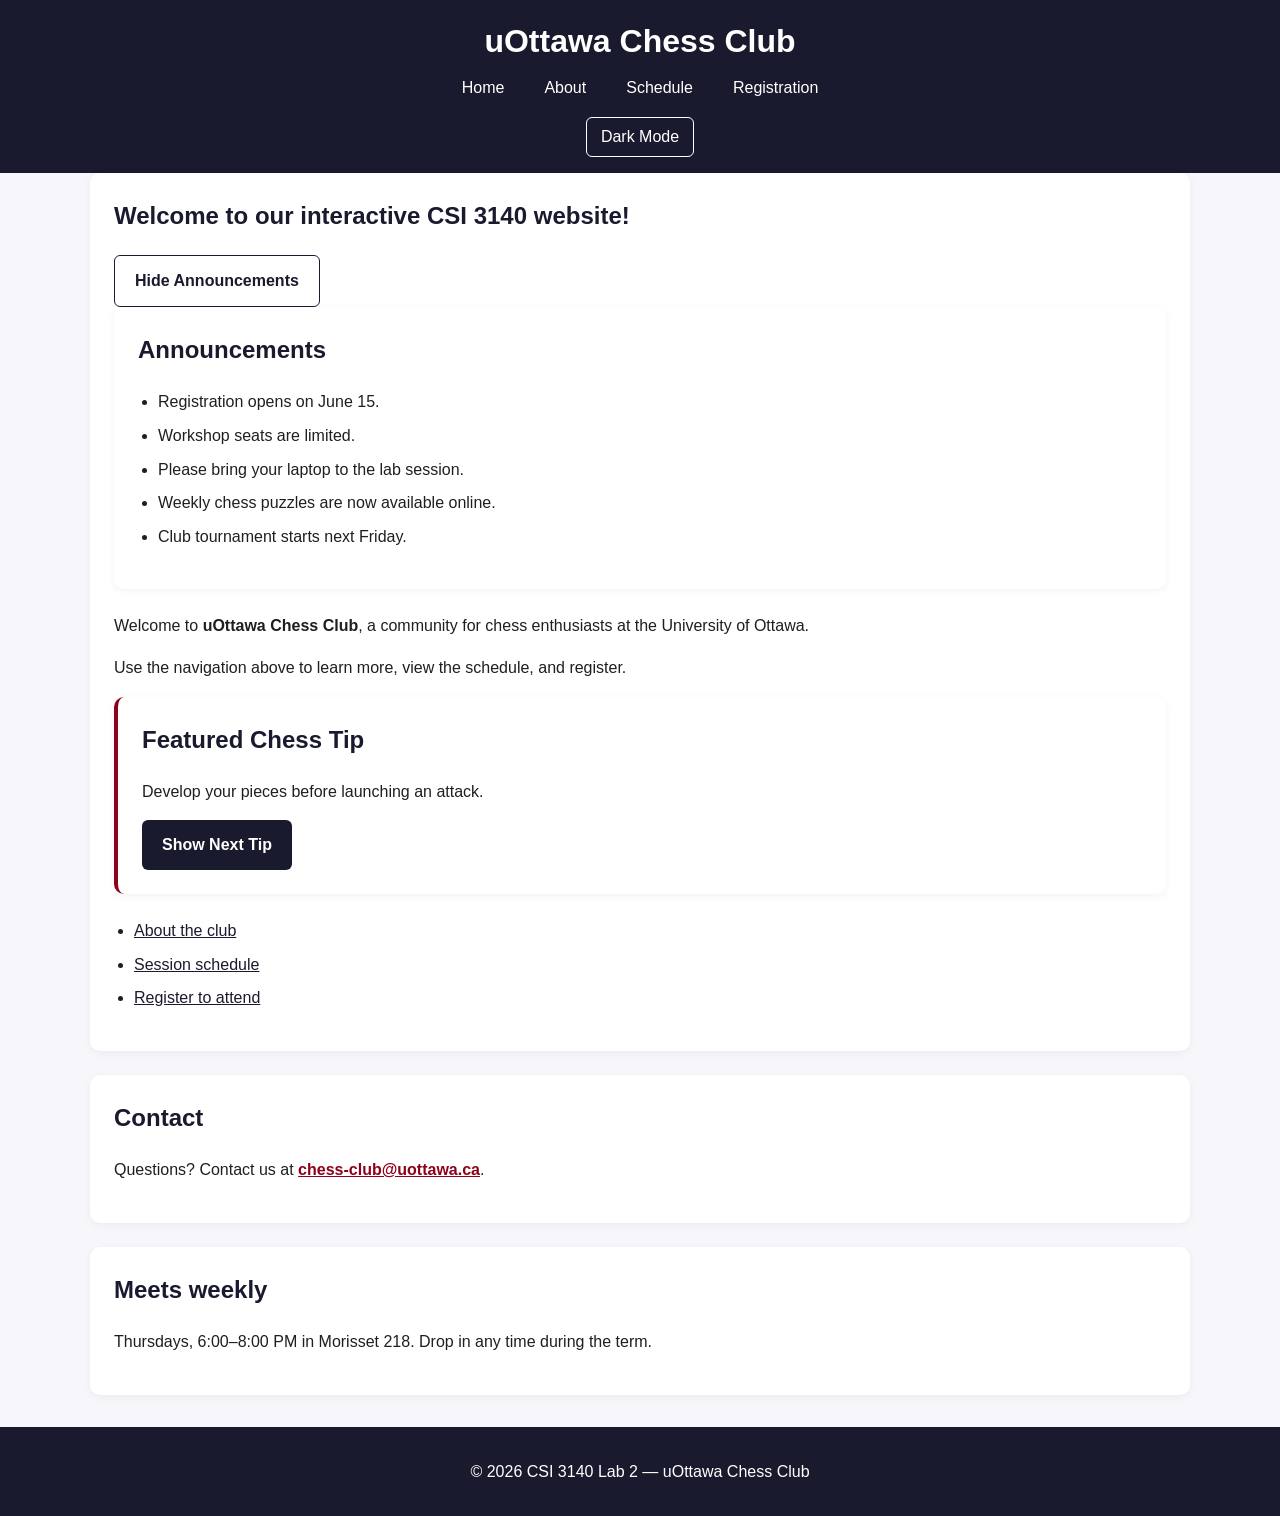
<file: index.html>
<!DOCTYPE html>
<html lang="en">
<head>
  <meta charset="UTF-8">
  <meta name="viewport" content="width=device-width, initial-scale=1.0">
  <title>uOttawa Chess Club</title>
  <link rel="stylesheet" href="styles.css">
</head>

<body>
  <header class="site-header">
    <h1 class="site-title">uOttawa Chess Club</h1>

    <nav class="main-nav" aria-label="Main navigation">
      <a href="index.html">Home</a>
      <a href="about.html">About</a>
      <a href="schedule.html">Schedule</a>
      <a href="registration.html">Registration</a>
    </nav>
  </header>

  <main class="container">
    <section class="card">
      <h2 id="welcome-message">Welcome</h2>
      <button type="button" id="toggle-announcements" class="btn-secondary" aria-expanded="true">
        Hide Announcements
      </button>
      <section class="card collapsible-panel" id="announcements-panel">
        <h2>Announcements</h2>
        <ul id="announcements"></ul>
      </section>
      <p>Welcome to <strong>uOttawa Chess Club</strong>, a community for chess enthusiasts at the University of Ottawa.</p>
      <p>Use the navigation above to learn more, view the schedule, and register.</p>

      <section class="card featured-tip">
        <h2>Featured Chess Tip</h2>
        <p id="tip-text"></p>
        <button type="button" id="next-tip" class="btn-primary">Show Next Tip</button>
      </section>

        <ul class="link-list">
          <li><a href="about.html">About the club</a></li>
          <li><a href="schedule.html">Session schedule</a></li>
          <li><a href="registration.html">Register to attend</a></li>
        </ul>
      </section>

      <section class="card">
        <h2>Contact</h2>
        <p>Questions? Contact us at <a href="mailto:chess-club@uottawa.ca">chess-club@uottawa.ca</a>.</p>
      </section>

      <section class="card">
        <h2>Meets weekly</h2>
        <p>Thursdays, 6:00&ndash;8:00 PM in Morisset 218. Drop in any time during the term.</p>
      </section>
    </div>
  </main>

  <footer class="site-footer">
    <p>&copy; 2026 CSI 3140 Lab 2 — uOttawa Chess Club</p>
  </footer>
  <script src="index.js"></script>
  <script src="shared.js"></script>
</body>
</html>
</file>
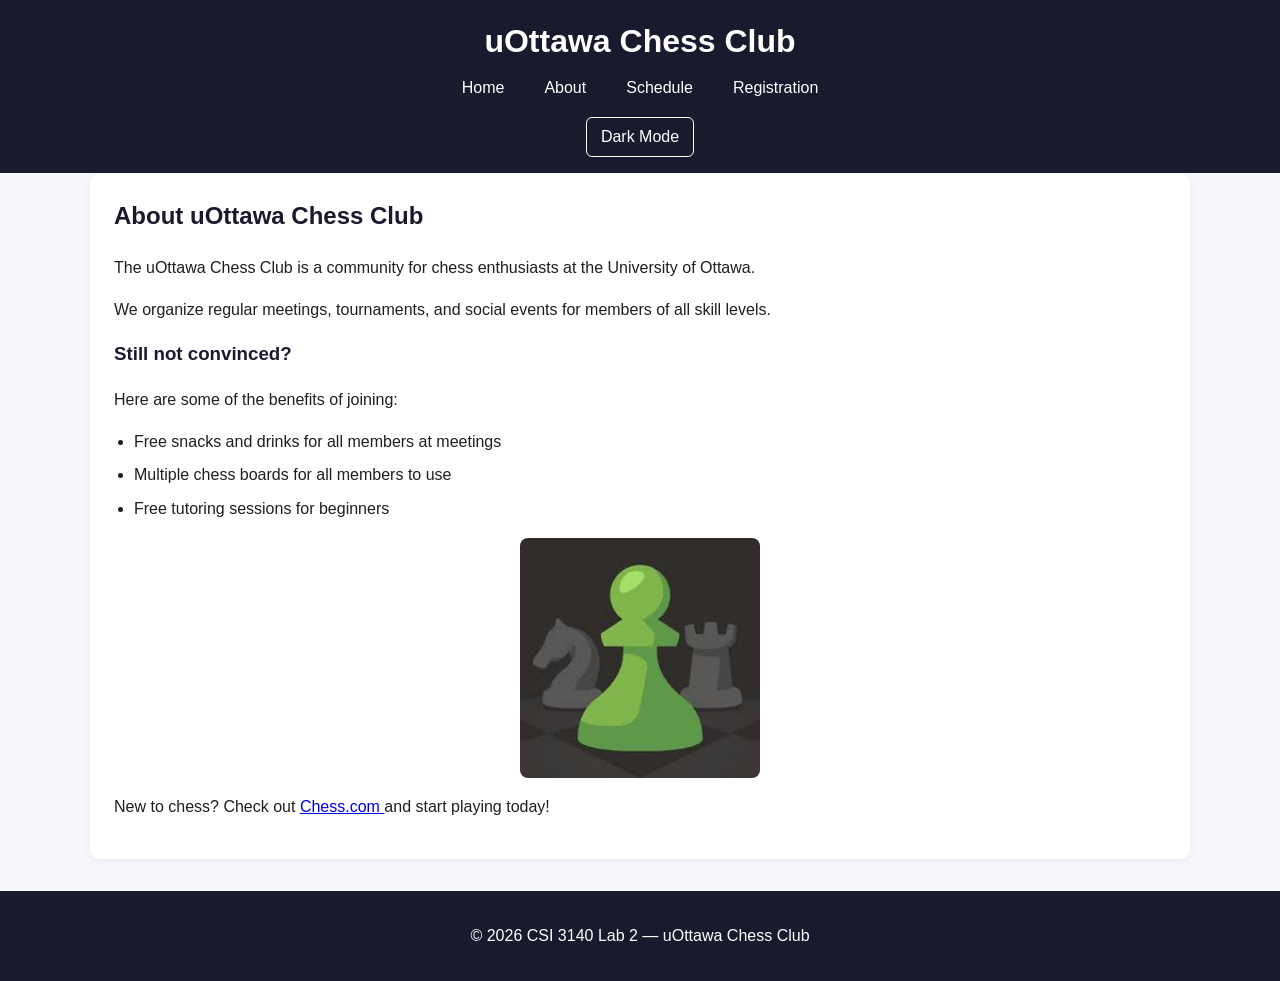
<file: about.html>
<!DOCTYPE html>
<html lang="en">
<head>
  <meta charset="UTF-8">
  <meta name="viewport" content="width=device-width, initial-scale=1.0">
  <title>About - uOttawa Chess Club</title>
  <link rel="stylesheet" href="styles.css">
</head>

<body>
  <header class="site-header">
    <h1 class="site-title">uOttawa Chess Club</h1>

    <nav class="main-nav" aria-label="Main navigation">
      <a href="index.html">Home</a>
      <a href="about.html">About</a>
      <a href="schedule.html">Schedule</a>
      <a href="registration.html">Registration</a>
    </nav>
  </header>

  <main class="container">
    <section class="card">
      <h2>About uOttawa Chess Club</h2>

      <p>The uOttawa Chess Club is a community for chess enthusiasts at the University of Ottawa.</p>
      <p>We organize regular meetings, tournaments, and social events for members of all skill levels.</p>

      <h3>Still not convinced?</h3>
      <p>Here are some of the benefits of joining:</p>

      <ul class="feature-list">
        <li>Free snacks and drinks for all members at meetings</li>
        <li>Multiple chess boards for all members to use</li>
        <li>Free tutoring sessions for beginners</li>
      </ul>

      <figure class="image-card">
        <img src="images/images.jpg" alt="Chess.com logo">
      </figure>

      <p>
        New to chess? Check out
        <a href="https://www.chess.com/learn" target="_blank" rel="noopener">
          Chess.com
        </a>
        and start playing today!
      </p>
    </section>
  </main>

  <footer class="site-footer">
    <p>&copy; 2026 CSI 3140 Lab 2 — uOttawa Chess Club</p>
  </footer>
  <script src="shared.js"></script>
</body>
</html>
</file>
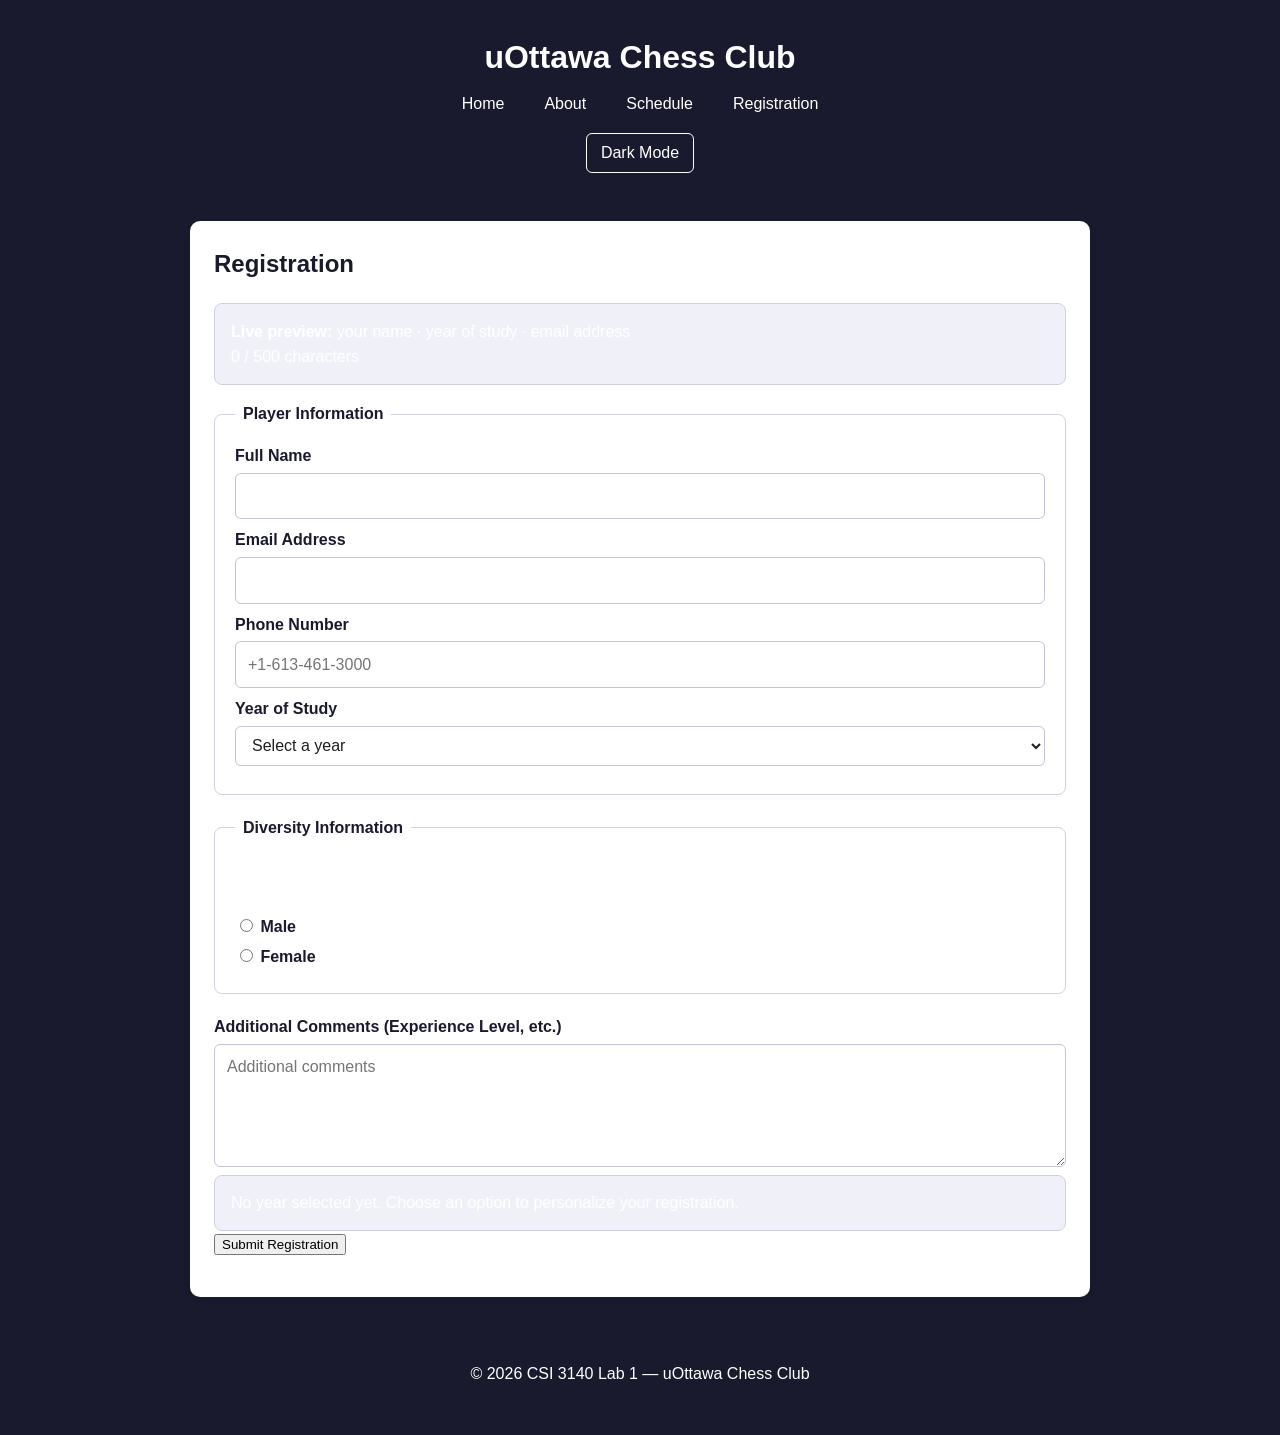
<file: registration.html>
<!DOCTYPE html>
<html lang="en">
<head>
    <meta charset="UTF-8">
    <meta name="viewport" content="width=device-width, initial-scale=1.0">
    <title>Register - uOttawa Chess Club</title>
    <link rel="stylesheet" href="styles.css">
  
   
</head>
<body>

<header>
    <header class="site-header">
    <h1 class="site-title">uOttawa Chess Club</h1>
    <nav class="main-nav" aria-label="Main navigation">
        <a href="index.html">Home</a>
        <a href="about.html">About</a>
        <a href="schedule.html">Schedule</a>
        <a href="registration.html">Registration</a>
    </nav>
</header>

<main>
    <section class="card">
        <h2>Registration</h2>

        <div class="registration-summary" aria-live="polite">
            <p><strong>Live preview:</strong> <span id="registration-preview">Start typing your details below.</span></p>
            <p id="comment-count">0 / 500 characters</p>
        </div>

        <form id="registration-form" class="reg-form" action="#" method="post">

            <fieldset>
                <legend>Player Information</legend>

                <label for="full-name">Full Name</label>
                <input type="text" id="full-name" name="fullName">
                <span class="error" id="name-error"></span>

                <label for="email">Email Address</label>
                <input type="email" id="email" name="email">
                <span class="error" id="email-error"></span>

                <label for="phone">Phone Number</label>
                <input
                    type="tel"
                    id="phone"
                    name="phone"
                    placeholder="+1-613-461-3000">
                <span class="error" id="phone-error"></span>

                <label for="program">Year of Study</label>
                <select id="program" name="program">
                    <option value="">Select a year</option>
                    <option value="first-year">First Year</option>
                    <option value="second-year">Second Year</option>
                    <option value="third-year">Third Year</option>
                    <option value="fourth-year">Fourth Year</option>
                    <option value="fifth-year">Fifth Year</option>
                </select>
                <span class="error" id="program-error"></span>
            </fieldset>

            <fieldset>
                <legend>Diversity Information</legend>

                <p>Gender</p>

                <label>
                    <input type="radio" name="gender" value="male">
                    Male
                </label>

                <label>
                    <input type="radio" name="gender" value="female">
                    Female
                </label>
            </fieldset>

            <label for="comments">
                Additional Comments (Experience Level, etc.)
            </label>

            <textarea
                id="comments"
                name="comments"
                rows="4"
                maxlength="500"
                placeholder="Additional comments"></textarea>

            <p id="selection-feedback" class="selection-feedback" aria-live="polite"></p>

            <button type="submit">
                Submit Registration
            </button>

            <p id="success-message"></p>

        </form>
    </section>
</main>

<footer>
    <p>&copy; 2026 CSI 3140 Lab 1 — uOttawa Chess Club</p>
</footer>
<script src="shared.js"></script>
<script src="registration.js"></script>
</body>
</html>
</file>
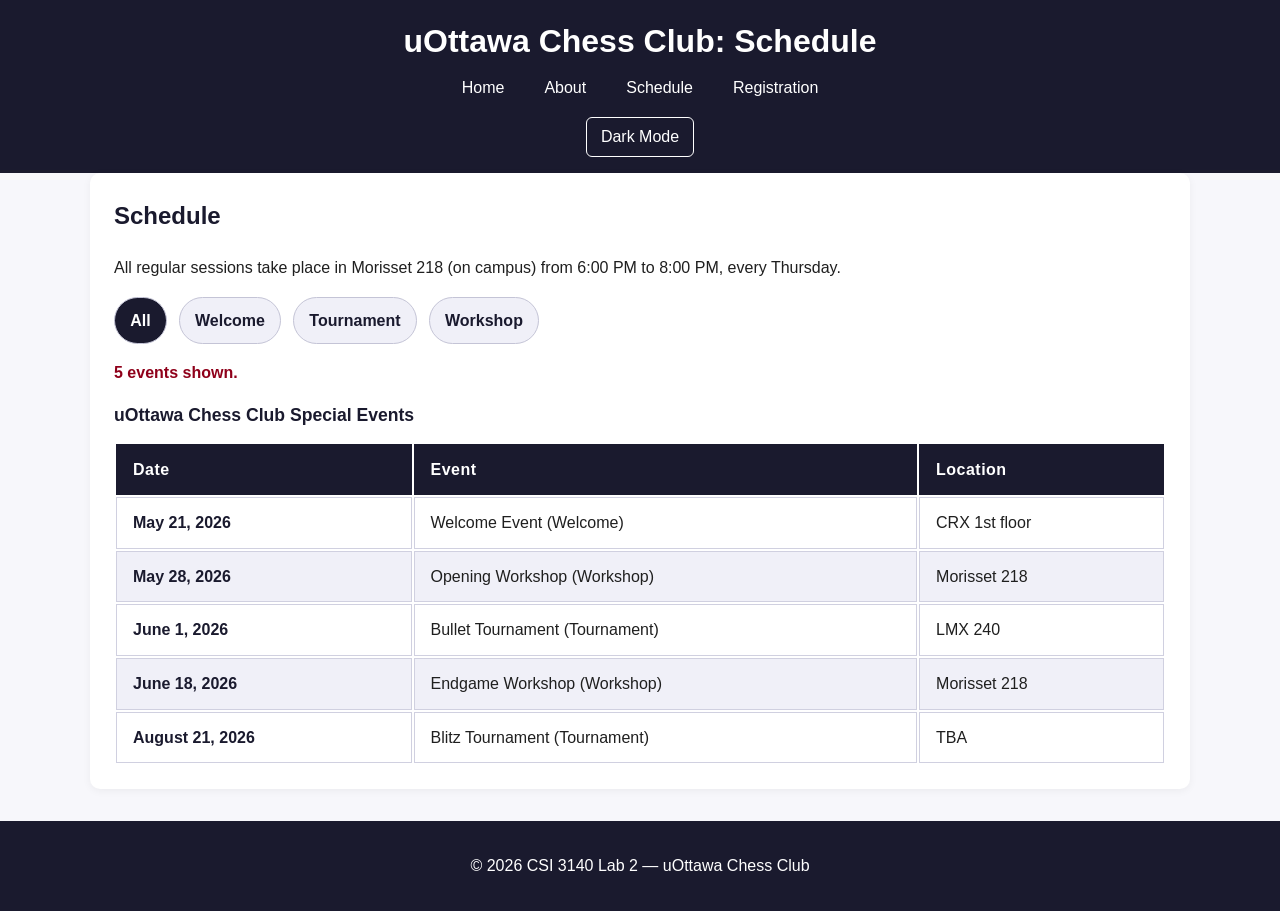
<file: schedule.html>
<!DOCTYPE html>
<html lang="en">
<head>
  <meta charset="UTF-8">
  <meta name="viewport" content="width=device-width, initial-scale=1.0">
  <title>Schedule — uOttawa Chess Club</title>
  <link rel="stylesheet" href="styles.css">
</head>
<body>
  <header class="site-header">
    <h1 class="site-title">uOttawa Chess Club: Schedule</h1>
    <nav class="main-nav" aria-label="Main navigation">
      <a href="index.html">Home</a>
      <a href="about.html">About</a>
      <a href="schedule.html">Schedule</a>
      <a href="registration.html">Registration</a>
    </nav>
  </header>

  <main class="container">
    <section class="card">
      <h2>Schedule</h2>
      <p>All regular sessions take place in Morisset 218 (on campus) from 6:00 PM to 8:00 PM, every Thursday.</p>

      <div class="schedule-controls" role="group" aria-label="Schedule filters">
        <button type="button" class="schedule-filter active" data-filter="all">All</button>
        <button type="button" class="schedule-filter" data-filter="Welcome">Welcome</button>
        <button type="button" class="schedule-filter" data-filter="Tournament">Tournament</button>
        <button type="button" class="schedule-filter" data-filter="Workshop">Workshop</button>
      </div>

      <p id="schedule-status" class="schedule-status" aria-live="polite"></p>

      <table>
        <caption>uOttawa Chess Club Special Events</caption>
        <thead>
          <tr>
            <th scope="col">Date</th>
            <th scope="col">Event</th>
            <th scope="col">Location</th>
          </tr>
        </thead>
        <tbody id="schedule-body"></tbody>
      </table>
    </section>
  </main>

  <footer class="site-footer">
    <p>&copy; 2026 CSI 3140 Lab 2 — uOttawa Chess Club</p>
  </footer>

  <script src="shared.js"></script>
  <script src="schedule.js"></script>

</body>
</html>
</file>
<file: styles.css>
/*Global*/

* {
  box-sizing: border-box;
}

body {
  margin: 0;
  font-family: Arial, Helvetica, sans-serif;
  line-height: 1.6;
  color: #1f1f1f;
  background-color: #f7f7fb;
}

.container {
  width: min(100% - 2rem, 1100px);
  margin: 0 auto;
}

/*Test*/

h1, h2, h3 {
  margin-top: 0;
  color: #1a1a2e;
}

p {
  margin-bottom: 1rem;
}

/*Header*/

header {
  background: #1a1a2e;
  color: white;
  padding: 1rem 0;
}

header h1 {
  text-align: center;
  margin-bottom: 0.5rem;
}

/*Navigation*/
nav {
  display: flex;
  gap: 1rem;
  justify-content: center;
  align-items: center;
  flex-wrap: wrap;
}

nav a {
  color: white;
  text-decoration: none;
  padding: 0.5rem 0.75rem;
  border-radius: 6px;
  transition: background 0.2s ease;
}

nav a:hover {
  background: #33335a;
}

nav a:focus {
  outline: 3px solid #8f001a;
  outline-offset: 2px;
}

/*Main*/

main {
  width: min(100% - 2rem, 900px);
  margin: 2rem auto;
}

/*Section*/

section {
  background: white;
  padding: 1.5rem;
  margin-bottom: 1.5rem;
  border-radius: 10px;
  box-shadow: 0 2px 8px rgba(0,0,0,0.05);
}


label {
  display: block;
  margin-bottom: 0.25rem;
  color: #1a1a2e;
  font-weight: 600;
}

/*List*/

ul {
  padding-left: 1.25rem;
}

ul li {
  margin-bottom: 0.5rem;
}

ul li a {
  color: #1a1a2e;
  text-decoration: underline;
}

ul li a:hover {
  color: #8f001a;
}

/*Links*/

a {
  transition: all 0.2s ease;
}

a:focus,
button:focus,
input:focus,
select:focus,
textarea:focus {
  outline: 3px solid #8f001a;
  outline-offset: 2px;
}



a[href^="mailto"] {
  font-weight: bold;
  color: #8f001a;
}

/*Footer*/

footer {
  text-align: center;
  padding: 1rem;
  background: #1a1a2e;
  color: white;
  margin-top: 2rem;
}

/*Responsive Design*/

@media (max-width: 700px) {
  nav {
    flex-direction: column;
    align-items: stretch;
  }

  nav a {
    text-align: center;
  }

  main {
    width: calc(100% - 1rem);
  }

  section {
    padding: 1rem;
  }
}

/*Components*/

.card {
  background: white;
  padding: 1.5rem;
  margin-bottom: 1.5rem;
  border-radius: 10px;
  box-shadow: 0 2px 8px rgba(0,0,0,0.05);
}

.btn-secondary {
  display: inline-block;
  background: transparent;
  color: #1a1a2e;
  border: 1px solid #1a1a2e;
  padding: 0.75rem 1.25rem;
  font: inherit;
  font-weight: 600;
  border-radius: 6px;
  cursor: pointer;
  transition: background 0.2s ease, color 0.2s ease;
}

.btn-secondary:hover {
  background: #1a1a2e;
  color: #fff;
}

.collapsible-panel.is-hidden {
  display: none;
}

.featured-tip {
  border-left: 4px solid #8f001a;
}

.featured-tip p {
  margin-bottom: 1rem;
}

.error{
  color: red;
  font-size: 0.9em;
  display: block;
  margin-top: 2px;
  margin-bottom: 8px;
}

.input-error {
  border: 2px solid red;
}

  #success-message {
  color: green;
  font-weight: bold;
  margin-top: 15px;
}

/* Navigation*/
.main-nav {
  display: flex;
  gap: 1rem;
  justify-content: center;
  align-items: center;
  flex-wrap: wrap;
}

/* Site header */
.site-header {
  background: #1a1a2e;
  color: white;
  padding: 1rem 0;
  text-align: center;
}

.site-title {
  margin: 0;
  color: white;
}

/* Footer */
.site-footer {
  text-align: center;
  padding: 1rem;
  background: #1a1a2e;
  color: white;
}

/* Lists */
.link-list,
.feature-list {
  padding-left: 1.25rem;
}

.schedule-controls {
  display: flex;
  flex-wrap: wrap;
  gap: 0.75rem;
  margin: 1rem 0;
}

.schedule-filter {
  background: #f0f0f8;
  color: #1a1a2e;
  border: 1px solid #c4c4d6;
  padding: 0.6rem 0.95rem;
  border-radius: 999px;
  cursor: pointer;
  font: inherit;
  font-weight: 600;
}

.schedule-filter.active,
.schedule-filter:hover {
  background: #1a1a2e;
  color: #fff;
}

.schedule-status {
  margin: 0 0 0.75rem;
  font-weight: 600;
  color: #8f001a;
}

/* Image styling */
.image-card img {
  width: 100%;
  max-width: 240px;
  height: auto;
  display: block;
  margin: 0 auto;
  border-radius: 8px;
}


/* Schedule */

main section table {
  width: 100%;
  margin-top: 1rem;
  font-size: 1rem;
}
 
main section table caption {
  font-size: 1.1rem;
  font-weight: bold;
  color: #1a1a2e;
  margin-bottom: 0.75rem;
  text-align: left;
}
 
main section table th,
main section table td {
  border: 1px solid #d0d0e0;
  padding: 0.75rem 1rem;
  text-align: left;
}
 
main section table thead tr {
  background-color: #1a1a2e;
  color: white;
}
 
main section table thead th {
  border-color: #1a1a2e;
  font-weight: 600;
  letter-spacing: 0.03em;
}
 
main section table tbody tr:nth-child(even) {
  background-color: #f0f0f8;
}
 
main section table tbody tr:hover {
  background-color: #e4e4f4;
  transition: background 0.2s ease;
}
 
main section table tbody th {
  font-weight: 600;
  color: #1a1a2e;
}

       
/* ============================================================
   Card Grid (CSS Grid)
   Two-dimensional responsive layout for home-page cards.
   ============================================================ */

.card-grid {
  display: grid;
  grid-template-columns: repeat(auto-fit, minmax(260px, 1fr));
  gap: 1.25rem;
}

.card-grid .card {
  margin-bottom: 0;
}

/* ============================================================
   Forms (Registration page)
   ============================================================ */

.reg-form fieldset {
  border: 1px solid #d0d0e0;
  border-radius: 8px;
  padding: 1rem 1.25rem 1.25rem;
  margin: 0 0 1.25rem 0;
}

.registration-summary,
.selection-feedback {
  background: #f0f0f8;
  border: 1px solid #d0d0e0;
  border-radius: 8px;
  padding: 0.9rem 1rem;
  margin-bottom: 1rem;
}

.registration-summary p,
.selection-feedback {
  margin: 0;
}

.reg-form legend {
  font-weight: 600;
  color: #1a1a2e;
  padding: 0 0.5rem;
}

.form-row {
  display: flex;
  flex-wrap: wrap;
  gap: 1rem;
}

.form-field {
  display: flex;
  flex-direction: column;
  flex: 1 1 220px;
  margin-bottom: 1rem;
}

.form-field label,
.field-label {
  font-weight: 600;
  margin-bottom: 0.35rem;
  color: #1a1a2e;
}

.reg-form input[type="text"],
.reg-form input[type="email"],
.reg-form input[type="tel"],
.reg-form select,
.reg-form textarea {
  width: 100%;
  padding: 0.6rem 0.75rem;
  font: inherit;
  color: #1f1f1f;
  background: #fff;
  border: 1px solid #c4c4d6;
  border-radius: 6px;
  transition: border-color 0.2s ease, box-shadow 0.2s ease;
}

.reg-form input:hover,
.reg-form select:hover,
.reg-form textarea:hover {
  border-color: #8f8fae;
}

.reg-form textarea {
  resize: vertical;
  min-height: 5rem;
}

.radio-group {
  display: flex;
  flex-wrap: wrap;
  gap: 1rem;
}

.radio-option {
  display: inline-flex;
  align-items: center;
  gap: 0.4rem;
  padding: 0.4rem 0.75rem;
  border: 1px solid #d0d0e0;
  border-radius: 6px;
  cursor: pointer;
}

.radio-option:hover {
  background: #f0f0f8;
}

.btn-primary {
  display: inline-block;
  background: #1a1a2e;
  color: #fff;
  border: none;
  padding: 0.75rem 1.25rem;
  font: inherit;
  font-weight: 600;
  border-radius: 6px;
  cursor: pointer;
  transition: background 0.2s ease;
}

.btn-primary:hover {
  background: #33335a;
}

/* ============================================================
   Tablet breakpoint
   ============================================================ */

@media (max-width: 1024px) {
  .card-grid {
    grid-template-columns: repeat(auto-fit, minmax(220px, 1fr));
    gap: 1rem;
  }

  main {
    margin: 1.5rem auto;
  }
}

/* ============================================================
   Mobile breakpoint additions
   ============================================================ */

@media (max-width: 700px) {
  .card-grid {
    grid-template-columns: 1fr;
  }

  .form-row {
    flex-direction: column;
    gap: 0;
  }

  .reg-form fieldset {
    padding: 0.75rem 1rem 1rem;
  }

  .btn-primary {
    width: 100%;
  }
}

/* Dark Mode */

body.dark-mode {
  background-color: #121212;
  color: #e0e0e0;
}

/* Header & Footer */
body.dark-mode .site-header,
body.dark-mode header,
body.dark-mode .site-footer,
body.dark-mode footer {
  background: #0d0d1a;
}

/* Headings */
body.dark-mode h1,
body.dark-mode h2,
body.dark-mode h3 {
  color: #e0e0e0;
}

body.dark-mode label,
body.dark-mode legend,
body.dark-mode p {
  color: #e0e0e0;
}

/* Cards & Sections */
body.dark-mode .card,
body.dark-mode section {
  background: #1e1e2e;
  box-shadow: 0 2px 8px rgba(0, 0, 0, 0.4);
}

body.dark-mode .btn-secondary {
  color: #e0e0e0;
  border-color: #e0e0e0;
}

body.dark-mode .btn-secondary:hover {
  background: #e0e0e0;
  color: #1e1e2e;
}

body.dark-mode .schedule-filter {
  background: #2c2c3e;
  color: #e0e0e0;
  border-color: #555577;
}

body.dark-mode .schedule-filter.active,
body.dark-mode .schedule-filter:hover {
  background: #e0e0e0;
  color: #1e1e2e;
}

body.dark-mode .registration-summary,
body.dark-mode .selection-feedback {
  background: #2c2c3e;
  border-color: #555577;
}

/* Nav links */
body.dark-mode nav a,
body.dark-mode .main-nav a {
  color: #e0e0e0;
}

body.dark-mode nav a:hover,
body.dark-mode .main-nav a:hover {
  background: #2a2a4a;
}

/* General links */
body.dark-mode a {
  color: #90caf9;
}

body.dark-mode ul li a {
  color: #90caf9;
}

body.dark-mode a[href^="mailto"] {
  color: #f48fb1;
}

/* Form inputs */
body.dark-mode input[type="text"],
body.dark-mode input[type="email"],
body.dark-mode input[type="tel"],
body.dark-mode select,
body.dark-mode textarea {
  background-color: #2c2c3e;
  color: #e0e0e0;
  border-color: #555577;
}

body.dark-mode .reg-form input[type="text"],
body.dark-mode .reg-form input[type="email"],
body.dark-mode .reg-form input[type="tel"],
body.dark-mode .reg-form select,
body.dark-mode .reg-form textarea {
  background-color: #2c2c3e;
  color: #e0e0e0;
  border-color: #555577;
}

/* Fieldset & legend */
body.dark-mode fieldset {
  border-color: #444466;
}

body.dark-mode .reg-form legend,
body.dark-mode .form-field label {
  color: #e0e0e0;
}

/* Radio options */
body.dark-mode .radio-option {
  border-color: #444466;
  color: #e0e0e0;
}

body.dark-mode .radio-option:hover {
  background: #2a2a4a;
}

/* Table */
body.dark-mode main section table th,
body.dark-mode main section table td {
  border-color: #444466;
}

body.dark-mode main section table thead tr {
  background-color: #0d0d1a;
}

body.dark-mode main section table tbody tr:nth-child(even) {
  background-color: #1a1a2e;
}

body.dark-mode main section table tbody tr:hover {
  background-color: #2a2a4a;
}

body.dark-mode main section table tbody th,
body.dark-mode main section table caption {
  color: #e0e0e0;
}

/* Dark mode toggle button */
#theme-button {
  background: transparent;
  color: white;
  border: 1px solid white;
  padding: 0.4rem 0.85rem;
  border-radius: 6px;
  cursor: pointer;
  font: inherit;
  margin-top: 0.5rem;
  transition: background 0.2s ease;
}

#theme-button:hover {
  background: #33335a;
}

body.dark-mode #theme-button {
  border-color: #e0e0e0;
  color: #e0e0e0;
}

body.dark-mode #theme-button:hover {
  background: #2a2a4a;
}
</file>
